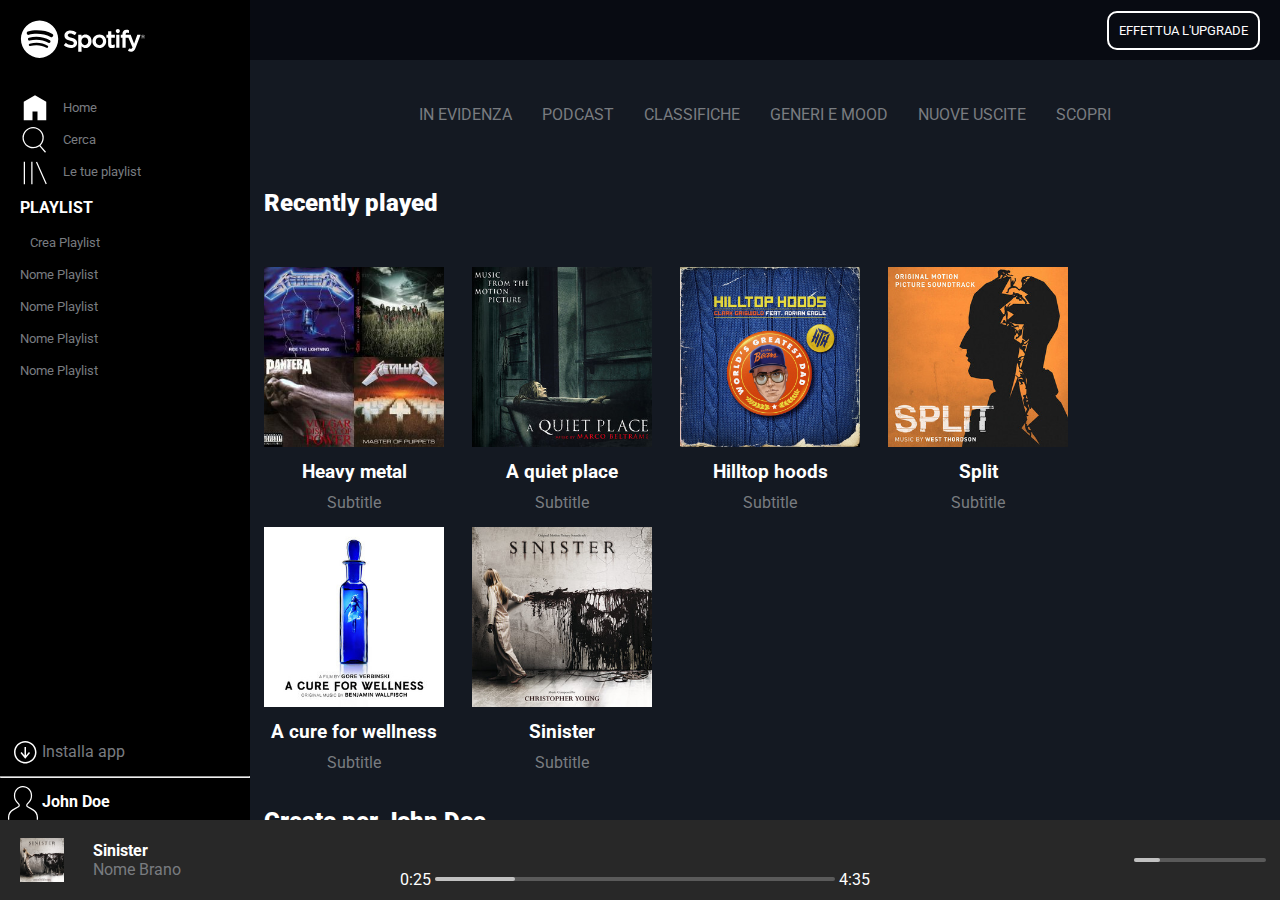
<file: index.html>
<!DOCTYPE html>
<html lang="it">
  <head>
    <meta charset="UTF-8">
    <meta name="viewport" content="width=device-width, initial-scale=1.0">
    <meta http-equiv="X-UA-Compatible" content="ie=edge">
    <title>SpotifyWeb Clone</title>
    <link rel="stylesheet" href="https://cdnjs.cloudflare.com/ajax/libs/font-awesome/5.15.1/css/all.min.css" integrity="sha512-+4zCK9k+qNFUR5X+cKL9EIR+ZOhtIloNl9GIKS57V1MyNsYpYcUrUeQc9vNfzsWfV28IaLL3i96P9sdNyeRssA==" crossorigin="anonymous" />
    <link href="https://fonts.googleapis.com/css2?family=Roboto:wght@400;500;700;900&display=swap" rel="stylesheet">
    <link rel="stylesheet" href="css/style.css">
  </head>
  <body>
    <div class="wrapper d-flex flex-dir-col">
      <main id="site-content" class="d-flex flex-dir-row">
        <aside class="main-menu d-flex flex-dir-col">
          <div class="logo-box p-20">
            <img id="logo-lg" src="img/logo.svg" alt="spotify logo">
            <img id="logo-xs" src="img/logo-small.svg" alt="spotify logo">
          </div>
          <!-- /.logo-box -->

          <div class="top-menu mt-10">
            <ul>
              <li class="pl-20">
                <a href="#">
                  <img src="img/home.svg" alt="home"> <span>Home</span>
                </a>
              </li>
              <li class="pl-20">
                <a href="#">
                  <img src="img/search.svg" alt="search"> <span>Cerca</span>
                </a>
              </li>
              <li class="pl-20">
                <a href="#">
                  <img src="img/libreria.svg" alt="libreria"> <span>Le tue playlist</span>
                </a>
              </li>
            </ul>
          </div>
          <!-- /.top-menu -->

          <div class="playlist-menu mt-10 d-flex flex-dir-col">
            <h4 class="pl-20">PLAYLIST</h4>
            <ul class="mt-10">
              <li class="pl-20">
                <a href="#">
                  <i class="fas fa-plus-square"></i>
                  <span>Crea Playlist</span>
                </a>
              </li>
              <li class="pl-20"><a href="#">Nome Playlist</a></li>
              <li class="pl-20"><a href="#">Nome Playlist</a></li>
              <li class="pl-20"><a href="#">Nome Playlist</a></li>
              <li class="pl-20"><a href="#">Nome Playlist</a></li>
            </ul>
          </div>
          <!-- /.playlist-menu -->

          <div class="bottom-menu">
            <a href="#">
               <img src="img/download.svg" alt="download">
               <span>Installa app</span>
            </a>
            <hr>
            <a href="#">
               <img src="img/profile.svg" alt="profile">
              <span><strong>John Doe</strong></span>
            </a>
          </div>
          <!-- /.bottom-menu -->
        </aside>
        <!-- / .main-menu -->

        <div class="music-section">
          <div class="subscribe-banner">
            <a href="#">EFFETTUA L'UPGRADE</a>
          </div>
          <!-- /.subscribe-banner -->
          <nav id="content-navbar">
            <ul class="d-flex flex-dir-row">
              <li><a href="#">in evidenza</a></li>
              <li><a href="#">podcast</a></li>
              <li><a href="#">classifiche</a></li>
              <li><a href="#">generi e mood</a></li>
              <li><a href="#">nuove uscite</a></li>
              <li><a href="#">scopri</a></li>
            </ul>
          </nav>

          <section id="recently-played">
            <h2>Recently played</h2>
            <div class="albums d-flex flex-dir-row">
              <div class="album">
                <div class="img-box">
                  <div class="overlay"><i class="far fa-play-circle"></i></div>
                  <img src="img/metal_lifting.jpg" alt="metal lifting album">
                </div>
                <!-- /.img-box -->
                <h3>Heavy metal</h3>
                <p>Subtitle</p>
              </div>
              <!-- /.album -->
              <div class="album">
                <div class="img-box">
                  <div class="overlay"><i class="far fa-play-circle"></i></div>
                  <img src="img/aquietplace.jpeg" alt="a quiet place album">
                </div>
                <!-- /.img-box -->
                <h3>A quiet place</h3>
                <p>Subtitle</p>
              </div>
              <!-- /.album -->
              <div class="album">
                <div class="img-box">
                  <div class="overlay"><i class="far fa-play-circle"></i></div>
                  <img src="img/player_left.jpg" alt="Hilltop hoods album">
                </div>
                <!-- /.img-box -->
                <h3>Hilltop hoods</h3>
                <p>Subtitle</p>
              </div>
              <!-- /.album -->
              <div class="album">
                <div class="img-box">
                  <div class="overlay"><i class="far fa-play-circle"></i></div>
                  <img src="img/split.jpeg" alt="split album">
                </div>
                <!-- /.img-box -->
                <h3>Split</h3>
                <p>Subtitle</p>
              </div>
              <!-- /.album -->
              <div class="album">
                <div class="img-box">
                  <div class="overlay"><i class="far fa-play-circle"></i></div>
                  <img src="img/cure.jpeg" alt="a cure for wellness album">
                </div>
                <!-- /.img-box -->
                <h3>A cure for wellness</h3>
                <p>Subtitle</p>
              </div>
              <!-- /.album -->
              <div class="album">
                <div class="img-box">
                  <div class="overlay"><i class="far fa-play-circle"></i></div>
                  <img src="img/sinister.jpeg" alt="sinister album">
                </div>
                <!-- /.img-box -->
                <h3>Sinister</h3>
                <p>Subtitle</p>
              </div>
              <!-- /.album -->
            </div>
          </section>
          <!-- /#recently-played section -->

          <section id="created-for">
            <h2>Creato per John Doe</h2>
            <p>Più ascolti, più accurati saranno i suggerimenti</p>
            <div class="albums d-flex flex-dir-row">
              <div class="album">
                <div class="img-box">
                  <div class="overlay"><i class="far fa-play-circle"></i></div>
                  <img src="img/radar.jpeg" alt="release radar">
                </div>
                <!-- /.img-box -->
                <h3>Release Radar</h3>
              </div>
              <!-- /.album -->
              <div class="album">
                <div class="img-box">
                  <div class="overlay"><i class="far fa-play-circle"></i></div>
                  <img src="img/mixdaily.jpeg" alt="daily mix">
                </div>
                <!-- /.img-box -->
                <h3>Daily Mix 1</h3>
              </div>
              <!-- /.album -->
            </div>
          </section>
          <!-- /#created-for section -->

          <section id="popular">
            <h2>Artisti più popolari</h2>
            <p>Più ascolti, più accurati saranno i suggerimenti</p>
            <div class="albums d-flex flex-dir-row">
              <div class="album">
                <div class="img-box">
                  <div class="overlay"><i class="far fa-play-circle"></i></div>
                  <img src="img/youg.jpeg" alt="youg artist">
                </div>
                <!-- /.img-box -->
                <h3>Youg</h3>
              </div>
              <!-- /.album -->
              <div class="album">
                <div class="img-box">
                  <div class="overlay"><i class="far fa-play-circle"></i></div>
                  <img src="img/einaudi.jpeg" alt="artist einaudi">
                </div>
                <!-- /.img-box -->
                <h3>Einaudi</h3>
              </div>
              <!-- /.album -->
            </div>
          </section>
          <!-- /#popular section -->
        </div>
        <!-- /.music-section -->
      </main>
      <!-- /#site-content -->

      <footer id="site-footer">
        <div class="player d-flex flex-dir-row">
          <div class="player-left d-flex flex-dir-row">
            <img src="img/sinister.jpeg" alt="album split">
            <div class="song-description">
              <strong>Sinister</strong>
              <p>Nome Brano</p>
            </div>
            <!-- /.song-description -->
            <i class="far fa-heart"></i>
            <i class="far fa-folder"></i>
          </div>
          <!-- /.player-left -->
          <div class="player-middle d-flex flex-dir-col">
              <div class="player-icons">
                <i class="fas fa-random"></i>
                <i class="fas fa-step-backward"></i>
                <i class="far fa-play-circle"></i>
                <i class="fas fa-step-forward"></i>
                <i class="fas fa-redo-alt"></i>
              </div>

              <div class="slider d-flex flex-dir-row">
                <span>0:25</span>
                <div class="fake-slider"> <div class="slider-thumb"></div> </div>
                <span>4:35</span>
              </div>
          </div>
          <!-- /.player-middle -->
          <div class="player-right d-flex flex-dir-row">
            <i class="fas fa-list"></i>
            <i class="fas fa-desktop"></i>
            <i class="fas fa-volume-up"></i>
            <div class="fake-slider"> <div class="slider-thumb"></div> </div>
          </div>
          <!-- /.player-right -->
        </div>
      </footer>
      <!-- /#site-footer -->
    </div>
    <!-- /.wrap d-flex flex-dir-col -->
  </body>
</html>
</file>
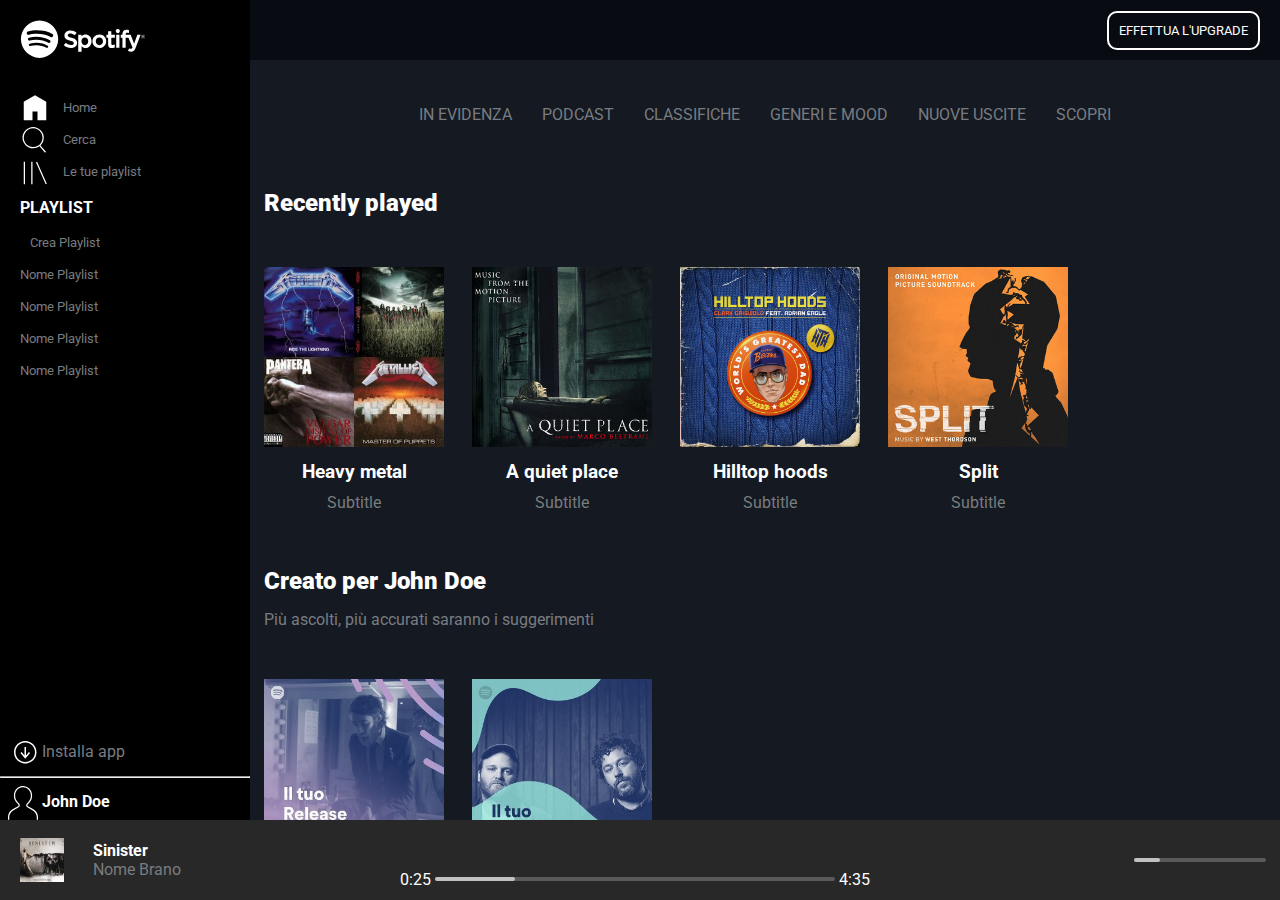
<file: Bonus/index.html>
<!DOCTYPE html>
<html lang="it">
  <head>
    <meta charset="UTF-8">
    <meta name="viewport" content="width=device-width, initial-scale=1.0">
    <meta http-equiv="X-UA-Compatible" content="ie=edge">
    <title>SpotifyWeb Clone</title>
    <link rel="stylesheet" href="https://cdnjs.cloudflare.com/ajax/libs/font-awesome/5.15.1/css/all.min.css" integrity="sha512-+4zCK9k+qNFUR5X+cKL9EIR+ZOhtIloNl9GIKS57V1MyNsYpYcUrUeQc9vNfzsWfV28IaLL3i96P9sdNyeRssA==" crossorigin="anonymous" />
    <link href="https://fonts.googleapis.com/css2?family=Roboto:wght@400;500;700;900&display=swap" rel="stylesheet">
    <link rel="stylesheet" href="css/style.css">
  </head>
  <body>
    <div class="wrapper d-flex flex-dir-col">
      <main id="site-content" class="d-flex flex-dir-row">
        <aside class="main-menu d-flex flex-dir-col">
          <div class="logo-box p-20">
            <img id="logo-lg" src="../img/logo.svg" alt="spotify logo">
            <img id="logo-xs" src="../img/logo-small.svg" alt="spotify logo">
          </div>
          <!-- /.logo-box -->

          <div class="top-menu mt-10">
            <ul>
              <li class="pl-20">
                <a href="#">
                  <img src="../img/home.svg" alt="home"> <span>Home</span>
                </a>
              </li>
              <li class="pl-20">
                <a href="#">
                  <img src="../img/search.svg" alt="search"> <span>Cerca</span>
                </a>
              </li>
              <li class="pl-20">
                <a href="#">
                  <img src="../img/libreria.svg" alt="libreria"> <span>Le tue playlist</span>
                </a>
              </li>
            </ul>
          </div>
          <!-- /.top-menu -->

          <div class="playlist-menu mt-10 d-flex flex-dir-col">
            <h4 class="pl-20">PLAYLIST</h4>
            <ul class="mt-10">
              <li class="pl-20">
                <a href="#">
                  <i class="fas fa-plus-square"></i>
                  <span>Crea Playlist</span>
                </a>
              </li>
              <li class="pl-20"><a href="#">Nome Playlist</a></li>
              <li class="pl-20"><a href="#">Nome Playlist</a></li>
              <li class="pl-20"><a href="#">Nome Playlist</a></li>
              <li class="pl-20"><a href="#">Nome Playlist</a></li>
            </ul>
          </div>
          <!-- /.playlist-menu -->

          <div class="bottom-menu">
            <a href="#">
               <img src="../img/download.svg" alt="download">
               <span>Installa app</span>
            </a>
            <hr>
            <a href="#">
               <img src="../img/profile.svg" alt="profile">
              <span><strong>John Doe</strong></span>
            </a>
          </div>
          <!-- /.bottom-menu -->
        </aside>
        <!-- / .main-menu -->

        <div class="music-section">
          <div class="subscribe-banner">
            <a href="#">EFFETTUA L'UPGRADE</a>
          </div>
          <!-- /.subscribe-banner -->
          <nav id="content-navbar">
            <ul class="d-flex flex-dir-row">
              <li><a href="#">in evidenza</a></li>
              <li><a href="#">podcast</a></li>
              <li><a href="#">classifiche</a></li>
              <li><a href="#">generi e mood</a></li>
              <li><a href="#">nuove uscite</a></li>
              <li><a href="#">scopri</a></li>
            </ul>
          </nav>

          <section id="recently-played">
            <h2>Recently played</h2>
            <div class="albums d-flex flex-dir-row">
              <div class="album">
                <div class="img-box">
                  <div class="overlay"><i class="far fa-play-circle"></i></div>
                  <img src="../img/metal_lifting.jpg" alt="metal lifting album">
                </div>
                <!-- /.img-box -->
                <h3>Heavy metal</h3>
                <p>Subtitle</p>
              </div>
              <!-- /.album -->
              <div class="album">
                <div class="img-box">
                  <div class="overlay"><i class="far fa-play-circle"></i></div>
                  <img src="../img/aquietplace.jpeg" alt="a quiet place album">
                </div>
                <!-- /.img-box -->
                <h3>A quiet place</h3>
                <p>Subtitle</p>
              </div>
              <!-- /.album -->
              <div class="album">
                <div class="img-box">
                  <div class="overlay"><i class="far fa-play-circle"></i></div>
                  <img src="../img/player_left.jpg" alt="Hilltop hoods album">
                </div>
                <!-- /.img-box -->
                <h3>Hilltop hoods</h3>
                <p>Subtitle</p>
              </div>
              <!-- /.album -->
              <div class="album">
                <div class="img-box">
                  <div class="overlay"><i class="far fa-play-circle"></i></div>
                  <img src="../img/split.jpeg" alt="split album">
                </div>
                <!-- /.img-box -->
                <h3>Split</h3>
                <p>Subtitle</p>
              </div>
              <!-- /.album -->
              <div class="album">
                <div class="img-box">
                  <div class="overlay"><i class="far fa-play-circle"></i></div>
                  <img src="../img/cure.jpeg" alt="a cure for wellness album">
                </div>
                <!-- /.img-box -->
                <h3>A cure for wellness</h3>
                <p>Subtitle</p>
              </div>
              <!-- /.album -->
              <div class="album">
                <div class="img-box">
                  <div class="overlay"><i class="far fa-play-circle"></i></div>
                  <img src="../img/sinister.jpeg" alt="sinister album">
                </div>
                <!-- /.img-box -->
                <h3>Sinister</h3>
                <p>Subtitle</p>
              </div>
              <!-- /.album -->
            </div>
          </section>
          <!-- /#recently-played section -->

          <section id="created-for">
            <h2>Creato per John Doe</h2>
            <p>Più ascolti, più accurati saranno i suggerimenti</p>
            <div class="albums d-flex flex-dir-row">
              <div class="album">
                <div class="img-box">
                  <div class="overlay"><i class="far fa-play-circle"></i></div>
                  <img src="../img/radar.jpeg" alt="release radar">
                </div>
                <!-- /.img-box -->
                <h3>Release Radar</h3>
              </div>
              <!-- /.album -->
              <div class="album">
                <div class="img-box">
                  <div class="overlay"><i class="far fa-play-circle"></i></div>
                  <img src="../img/mixdaily.jpeg" alt="daily mix">
                </div>
                <!-- /.img-box -->
                <h3>Daily Mix 1</h3>
              </div>
              <!-- /.album -->
            </div>
          </section>
          <!-- /#created-for section -->

          <section id="popular">
            <h2>Artisti più popolari</h2>
            <p>Più ascolti, più accurati saranno i suggerimenti</p>
            <div class="albums d-flex flex-dir-row">
              <div class="album">
                <div class="img-box">
                  <div class="overlay"><i class="far fa-play-circle"></i></div>
                  <img src="../img/youg.jpeg" alt="youg artist">
                </div>
                <!-- /.img-box -->
                <h3>Youg</h3>
              </div>
              <!-- /.album -->
              <div class="album">
                <div class="img-box">
                  <div class="overlay"><i class="far fa-play-circle"></i></div>
                  <img src="../img/einaudi.jpeg" alt="artist einaudi">
                </div>
                <!-- /.img-box -->
                <h3>Einaudi</h3>
              </div>
              <!-- /.album -->
            </div>
          </section>
          <!-- /#popular section -->
        </div>
        <!-- /.music-section -->
      </main>
      <!-- /#site-content -->

      <footer id="site-footer">
        <div class="player d-flex flex-dir-row">
          <div class="player-left d-flex flex-dir-row">
            <img src="../img/sinister.jpeg" alt="album split">
            <div class="song-description">
              <strong>Sinister</strong>
              <p>Nome Brano</p>
            </div>
            <!-- /.song-description -->
            <i class="far fa-heart"></i>
            <i class="far fa-folder"></i>
          </div>
          <!-- /.player-left -->
          <div class="player-middle d-flex flex-dir-col">
              <div class="player-icons">
                <i class="fas fa-random"></i>
                <i class="fas fa-step-backward"></i>
                <i class="far fa-play-circle"></i>
                <i class="fas fa-step-forward"></i>
                <i class="fas fa-redo-alt"></i>
              </div>

              <div class="slider d-flex flex-dir-row">
                <span>0:25</span>
                <div class="fake-slider"> <div class="slider-thumb"></div> </div>
                <span>4:35</span>
              </div>
          </div>
          <!-- /.player-middle -->
          <div class="player-right d-flex flex-dir-row">
            <i class="fas fa-list"></i>
            <i class="fas fa-desktop"></i>
            <i class="fas fa-volume-up"></i>
            <div class="fake-slider"> <div class="slider-thumb"></div> </div>
          </div>
          <!-- /.player-right -->
        </div>
      </footer>
      <!-- /#site-footer -->
    </div>
    <!-- /.wrap d-flex flex-dir-col -->
  </body>
</html>
</file>
<file: css/style.css>
*{
  margin: 0;
  padding: 0;
  box-sizing: border-box;
}
/* Typo */
h2{
  margin-left: 14px;
  font-weight: 900;
}

h3{
  padding: 10px 0;
}

p{
  color: #797c80;
}
/* END Typo */

/* General */
body{
  font-family: 'Roboto', sans-serif;
  color: white;
  background-color: black;
}

ul li{
  list-style: none;
}

ul li a, a{
  text-decoration: none;
  color: #797c80;
}

section{
  padding-top: 50px;
}
/* END General */

/* Utility */
.d-flex{
  display: flex;
}

.flex-dir-col{
  flex-direction: column;
}

.flex-dir-row{
  flex-direction: row;
}

.mt-10{
  margin-top: 10px;
}

.p-20{
  padding: 20px;
}
.pl-20{
  padding-left: 20px;
}
/* END Utility */

.wrapper{
  height: 100vh;
  justify-content: space-between;
}

#site-content{
  height: calc(100% - 80px); /* 80px altezza del footer */
  align-items: stretch;
}

/* main-menu */
.main-menu{
  width: 250px;
  background-color: black;
}

#logo-lg{
  width: 60%;
}

#logo-xs{
  display: none;
}

.main-menu ul li:hover{
  border-left: 2px solid #adff2f;
}

.main-menu ul li,
.main-menu ul li a{
  line-height: 2rem;
  font-size: 0.8rem;
}

.main-menu ul li a{
  display: block;
  width: 100%;
}
.main-menu ul li a:hover{
  color: white;
}

.main-menu ul li i{
  font-size: 1.5rem;
  vertical-align: middle;
}

.main-menu ul li img,
.bottom-menu img{
  width: 30px;
  vertical-align: middle;
}

.main-menu ul li span{
  font-size: 0.8rem;
  margin-left: 10px;
}

.playlist-menu{
  /* display: flex;
  flex-direction: column; */
  min-height: 100px;
  max-height: 220px;
  flex: 1 1 auto;
}
.playlist-menu ul{
  height: 80%;
  flex: 1 1 auto;
  overflow-y: auto;
}

.bottom-menu{
  margin-top: auto;
}
.bottom-menu a{
  margin-left: 8px;
}
.bottom-menu a:last-child{
  color: white;
}
.bottom-menu a:hover{
  color: white;
}
.bottom-menu hr{
  margin: 8px 0;
}
/* END main-menu */

.subscribe-banner {
  height: 60px;
  line-height: 60px;
  width: calc(100% - 250px);
  position: fixed;
  top: 0;
  right: 0;
  background-color: #080b12;
  text-align: right;
}
/* Music-section */
.music-section{
  width: calc(100% - 250px);
  margin-top: 60px; /* altezza del subscribe-banner */
  overflow-y: scroll;
  overflow-x: hidden;
  background-color: #141922;
}

/* content-navbar */
#content-navbar{
  padding-top: 30px;
}

#content-navbar ul{
  flex-wrap: wrap;
  justify-content: center;
}

#content-navbar ul li a{
  padding: 15px;
  display: inline-block;
  text-transform: uppercase;
  position: relative;
}

#content-navbar ul li a:hover{
  color: white;
}

#content-navbar ul li a:hover:after {
  position:absolute;
  bottom: 0;
  left: 30%;
  right: 30%;
  content: '';
  height: 2px;
  background-color: #adff2f;
  display:block;
}
/* END content-navbar */

.subscribe-banner a{
  color: white;
  text-decoration: none;
  border: 2px solid white;
  border-radius: 10px;
  padding: 10px;
  margin-right: 20px;
  font-size: 0.8rem;
  transition: font-size 0.5s linear;
}
.subscribe-banner a:hover{
  font-size: 1.1rem;
}

.albums{
  padding-top: 20px;
  flex-wrap: wrap;
}

.album{
  flex-basis: 180px;
  height: 200px;
  margin: 30px 14px;
  text-align: center;
}
.album img{
  width: 100%;
}

.img-box{
  position: relative;
}

.overlay{
  position: absolute;
  top: 0;
  left: 0;
  color: white;
  background-color: rgba(0, 0, 0, 0.4);
  width: 100%;
  height: 100%;
  font-size: 4.5rem;
  display: none;
}
.overlay i{
  position: absolute;
  top: 50%;
  left: 50%;
  transform: translate(-50%, -50%);
}

.img-box:hover .overlay{
  display: block;
  cursor: pointer;
}

#created-for p, #popular p{
  margin-left: 14px;
  padding-top: 15px;
}

#popular .img-box,
#popular .img-box > img,
#popular .overlay{
  border-radius: 50%;
}

/* footer */
#site-footer{
  height: 80px;
  background-color: #282828;
  z-index: 1;
}

#site-footer i{
  color: #797c80;
}
#site-footer i:hover{
  color: white;
}
.player{
  height: 80px;
  justify-content: space-between;
  align-items: center;
}
.player-left{
  max-width: 220px;
  justify-content: space-between;
  align-items: center;
  margin-left: 20px;
  flex: 1 1 auto;
}
.player-left img{
  width: 20%;
}

.player-middle{
  max-width: 500px;
  align-items: center;
  flex: 1 1 auto;
  margin: 0 10px;
}

.player-icons i{
  padding: 0 14px;
  font-size: 1.1rem;
}
.player-icons i:nth-child(3){
  font-size: 2rem;
  vertical-align: middle;
}

.slider{
  width: 100%;
  align-items: center;
}

.fake-slider{
  width: 80%;
  height: 4px;
  background-color: #5a5a5a;
  border-radius: 20px;
  margin: 4px;
  display: inline-block;
  position: relative;
}
.fake-slider:hover{
  cursor: pointer;
}
.fake-slider::before{
  content: "";
  width: 20%;
  height: 4px;
  background-color: #c1c1c1;
  display: block;
  border-radius: 20px;
  position: absolute;
  left: 0;
}
.fake-slider:hover::before{
  content: "";
  width: 20%;
  height: 4px;
  background-color: #1db954;
  display: block;
  border-radius: 20px;
  position: absolute;
  left: 0;
  cursor: pointer;
}

.slider-thumb{
  width: 15px;
  height: 15px;
  background-color: white;
  display: block;
  border-radius: 50%;
  position: absolute;
  left: 18%;
  bottom: -5px;
  cursor: pointer;
  display: none;
}
.fake-slider:hover .slider-thumb{
  display: block;
}

.player-right{
  max-width: 200px;
  justify-content: space-around;
  flex: 1 1 auto;
  margin: 0 10px;
}
.player-right i{
  margin: 0 10px;
}
/* Media query */
@media screen and (max-height: 400px) {
  .playlist-menu{
    display: none;
  }
}

/* xs media-query */
@media screen and (max-width: 768px) {
  #logo-lg{
    display: none;
  }
  #logo-xs{
    display: inline-block;
    width: 30px;
  }
  .main-menu span{
    display: none;
  }

  .playlist-menu{
    display: none;
  }

  .main-menu .pl-20, .main-menu .p-20{
    padding-left: 0;
    margin: 8px;
  }
  .main-menu{
    width: 50px;
  }
  .subscribe-banner {
    width: calc(100% - 50px);
  }

  .music-section{
    width: calc(100% - 50px);
  }
}

/* Rimpicciolire le dimensioni dei componenti del footer */
@media screen and (max-width: 560px) {
  #site-footer{
    font-size: 0.5rem;
  }
  .player-left{
    max-width: 100px;
  }
  .player-icons i{
    padding: 0 6px;
    font-size: 0.5rem;
  }
  .player-icons i:nth-child(3){
    font-size: 1rem;
  }
  .player-middle{
    max-width: 200px;
  }
  .player-right{
    max-width: 100px;
    margin: 0 2px;
  }
}
</file>
<file: Bonus/css/style.css>
*{
  margin: 0;
  padding: 0;
  box-sizing: border-box;
}
/* Typo */
h2{
  margin-left: 14px;
  font-weight: 900;
}

h3{
  padding: 10px 0;
}

p{
  color: #797c80;
}
/* END Typo */

/* General */
body{
  font-family: 'Roboto', sans-serif;
  color: white;
  background-color: black;
}

ul li{
  list-style: none;
}

ul li a, a{
  text-decoration: none;
  color: #797c80;
}

section{
  padding-top: 50px;
}
/* END General */

/* Utility */
.d-flex{
  display: flex;
}

.flex-dir-col{
  flex-direction: column;
}

.flex-dir-row{
  flex-direction: row;
}

.mt-10{
  margin-top: 10px;
}

.p-20{
  padding: 20px;
}
.pl-20{
  padding-left: 20px;
}
/* END Utility */

.wrapper{
  height: 100vh;
  justify-content: space-between;
}

#site-content{
  height: calc(100% - 80px); /* 80px altezza del footer */
  align-items: stretch;
}

/* main-menu */
.main-menu{
  width: 250px;
  background-color: black;
}

#logo-lg{
  width: 60%;
}

#logo-xs{
  display: none;
}

.main-menu ul li:hover{
  border-left: 2px solid #adff2f;
}

.main-menu ul li,
.main-menu ul li a{
  line-height: 2rem;
  font-size: 0.8rem;
}

.main-menu ul li a{
  display: block;
  width: 100%;
}
.main-menu ul li a:hover{
  color: white;
}

.main-menu ul li i{
  font-size: 1.5rem;
  vertical-align: middle;
}

.main-menu ul li img,
.bottom-menu img{
  width: 30px;
  vertical-align: middle;
}

.main-menu ul li span{
  font-size: 0.8rem;
  margin-left: 10px;
}

.playlist-menu{
  /* display: flex;
  flex-direction: column; */
  min-height: 100px;
  max-height: 220px;
  flex: 1 1 auto;
}
.playlist-menu ul{
  height: 80%;
  flex: 1 1 auto;
  overflow-y: auto;
}

.bottom-menu{
  margin-top: auto;
}
.bottom-menu a{
  margin-left: 8px;
}
.bottom-menu a:last-child{
  color: white;
}
.bottom-menu a:hover{
  color: white;
}
.bottom-menu hr{
  margin: 8px 0;
}
/* END main-menu */

.subscribe-banner {
  height: 60px;
  line-height: 60px;
  width: calc(100% - 250px);
  position: fixed;
  top: 0;
  right: 0;
  background-color: #080b12;
  text-align: right;
}
/* Music-section */
.music-section{
  width: calc(100% - 250px);
  margin-top: 60px; /* altezza del subscribe-banner */
  overflow-y: scroll;
  overflow-x: hidden;
  background-color: #141922;
}

/* content-navbar */
#content-navbar{
  padding-top: 30px;
}

#content-navbar ul{
  flex-wrap: wrap;
  justify-content: center;
}

#content-navbar ul li a{
  padding: 15px;
  display: inline-block;
  text-transform: uppercase;
  position: relative;
}

#content-navbar ul li a:hover{
  color: white;
}

#content-navbar ul li a:hover:after {
  position:absolute;
  bottom: 0;
  left: 30%;
  right: 30%;
  content: '';
  height: 2px;
  background-color: #adff2f;
  display:block;
}
/* END content-navbar */

.subscribe-banner a{
  color: white;
  text-decoration: none;
  border: 2px solid white;
  border-radius: 10px;
  padding: 10px;
  margin-right: 20px;
  font-size: 0.8rem;
  transition: font-size 0.5s linear;
}
.subscribe-banner a:hover{
  font-size: 1.1rem;
}

.albums{
  padding-top: 20px;
  flex-wrap: wrap;
  /* BONUS album non vanno a capo ma non vengono visualizzati
     quando la finestra si restringe*/
  height: 300px;
  overflow: hidden;
}

.album{
  flex-basis: 180px;
  height: 200px;
  margin: 30px 14px;
  text-align: center;
}
.album img{
  width: 100%;
}

.img-box{
  position: relative;
}

.overlay{
  position: absolute;
  top: 0;
  left: 0;
  background-color: rgba(0, 0, 0, 0.4);
  width: 100%;
  height: 100%;
  font-size: 4.5rem;
  display: none;
}
.overlay i{
  position: absolute;
  /* START BONUS transizione su hover icona play */
  bottom: 0;
  left: 50%;
  transform: translateX(-50%);
  color: #797c80;
  transition: 0.5s linear;
}

.overlay:hover i{
  bottom: 30%;
  color: white;
  /*transform: translateY(-50%);*/
}
/*FINE BONUS*/
.img-box:hover .overlay{
  display: block;
  cursor: pointer;
}

#created-for p, #popular p{
  margin-left: 14px;
  padding-top: 15px;
}

#popular .img-box,
#popular .img-box > img,
#popular .overlay{
  border-radius: 50%;
}

/* footer */
#site-footer{
  height: 80px;
  background-color: #282828;
  z-index: 1;
}

#site-footer i{
  color: #797c80;
}
#site-footer i:hover{
  color: white;
}
.player{
  height: 80px;
  justify-content: space-between;
  align-items: center;
}
.player-left{
  max-width: 220px;
  justify-content: space-between;
  align-items: center;
  margin-left: 20px;
  flex: 1 1 auto;
}
.player-left img{
  width: 20%;
}

.player-middle{
  max-width: 500px;
  align-items: center;
  flex: 1 1 auto;
  margin: 0 10px;
}

.player-icons i{
  padding: 0 14px;
  font-size: 1.1rem;
}
.player-icons i:nth-child(3){
  font-size: 2rem;
  vertical-align: middle;
}

.slider{
  width: 100%;
  align-items: center;
}

.fake-slider{
  width: 80%;
  height: 4px;
  background-color: #5a5a5a;
  border-radius: 20px;
  margin: 4px;
  display: inline-block;
  position: relative;
}
.fake-slider:hover{
  cursor: pointer;
}
.fake-slider::before{
  content: "";
  width: 20%;
  height: 4px;
  background-color: #c1c1c1;
  display: block;
  border-radius: 20px;
  position: absolute;
  left: 0;
}
.fake-slider:hover::before{
  content: "";
  width: 20%;
  height: 4px;
  background-color: #1db954;
  display: block;
  border-radius: 20px;
  position: absolute;
  left: 0;
  cursor: pointer;
}

.slider-thumb{
  width: 15px;
  height: 15px;
  background-color: white;
  display: block;
  border-radius: 50%;
  position: absolute;
  left: 18%;
  bottom: -5px;
  cursor: pointer;
  display: none;
}
.fake-slider:hover .slider-thumb{
  display: block;
}

.player-right{
  max-width: 200px;
  justify-content: space-around;
  flex: 1 1 auto;
  margin: 0 10px;
}
.player-right i{
  margin: 0 10px;
}
/* Media query */
@media screen and (max-height: 400px) {
  .playlist-menu{
    display: none;
  }
}

/* BONUS altezza 350px bottom-menu della aside non visibile*/
@media screen and (max-height: 350px) {
  .bottom-menu{
    display: none;
  }
}


/* xs media-query */
@media screen and (max-width: 768px) {
  #logo-lg{
    display: none;
  }
  #logo-xs{
    display: inline-block;
    width: 30px;
  }
  .main-menu span{
    display: none;
  }

  .playlist-menu{
    display: none;
  }

  .main-menu .pl-20, .main-menu .p-20{
    padding-left: 0;
    margin: 8px;
  }
  .main-menu{
    width: 50px;
  }
  .subscribe-banner {
    width: calc(100% - 50px);
  }

  .music-section{
    width: calc(100% - 50px);
  }
}

/* Rimpicciolire le dimensioni dei componenti del footer */
@media screen and (max-width: 560px) {
  #site-footer{
    font-size: 0.5rem;
  }
  .player-left{
    max-width: 100px;
  }
  .player-icons i{
    padding: 0 6px;
    font-size: 0.5rem;
  }
  .player-icons i:nth-child(3){
    font-size: 1rem;
  }
  .player-middle{
    max-width: 200px;
  }
  .player-right{
    max-width: 100px;
    margin: 0 2px;
  }
}
</file>
